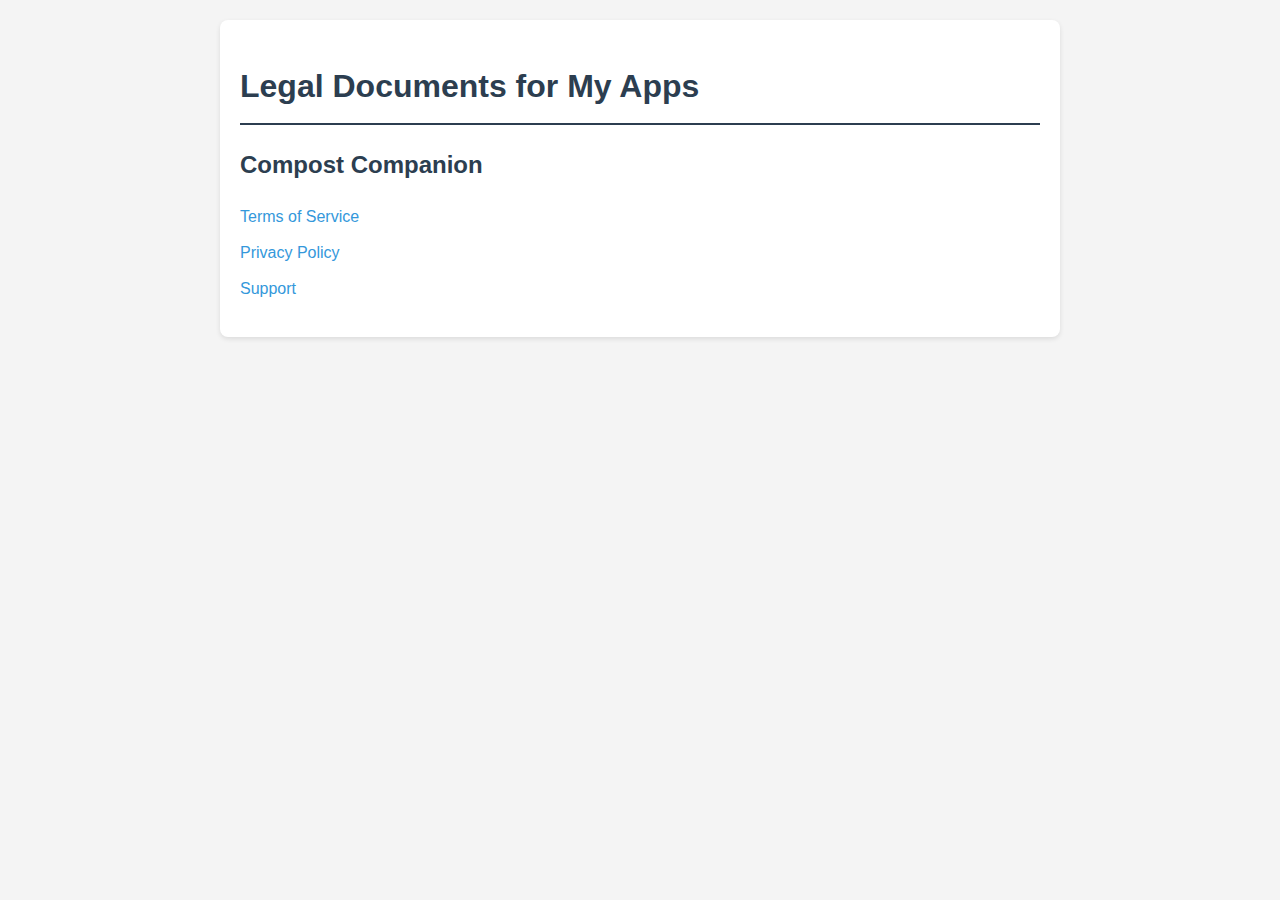
<file: index.html>
<!DOCTYPE html>
<html lang="en">
<head>
    <meta charset="UTF-8"> 
    <meta name="viewport" content="width=device-width, initial-scale=1.0">
    <title>My Apps Legal Docs</title>
    <link rel="stylesheet" href="styles.css">
</head>
<body>
    <div class="container">
        <h1>Legal Documents for My Apps</h1>
        <h2>Compost Companion</h2>
        <ul>
            <li><a href="compost-companion/terms.html">Terms of Service</a></li>
            <li><a href="compost-companion/privacy.html">Privacy Policy</a></li>
            <li><a href="compost-companion/support.html">Support</a></li>
        </ul>
    </div>
</body>
</html>
</file>
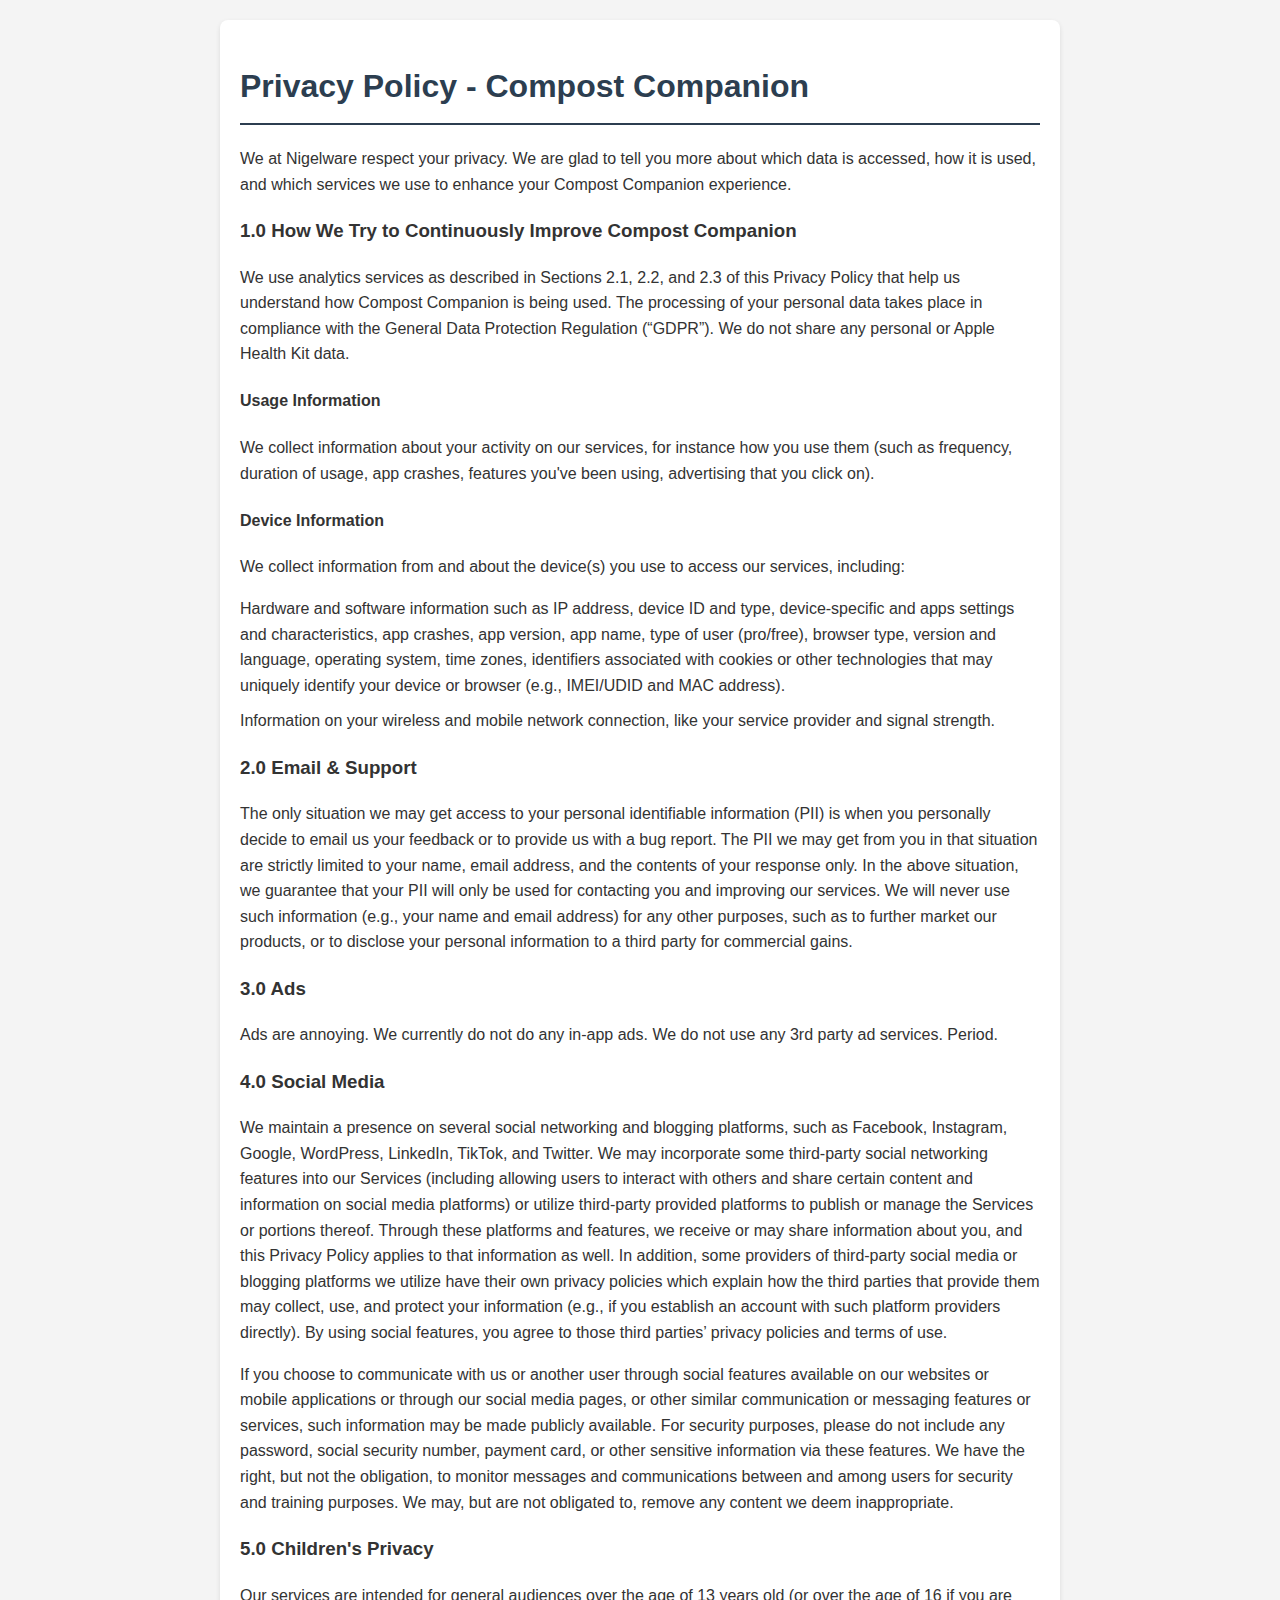
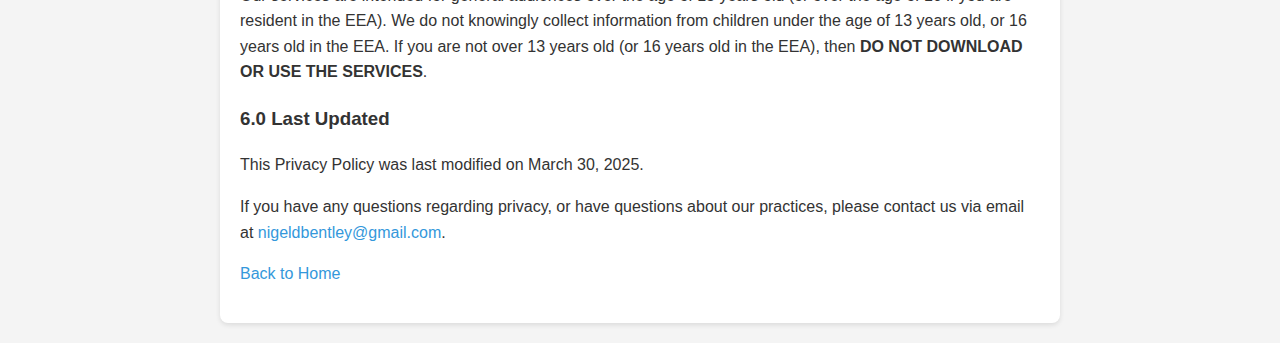
<file: compost-companion/privacy.html>
<!DOCTYPE html>
<html lang="en">
<head>
    <meta charset="UTF-8">
    <meta name="viewport" content="width=device-width, initial-scale=1.0">
    <title>Compost Companion - Privacy Policy</title>
    <link rel="stylesheet" href="../styles.css">
</head>
<body>
    <div class="container">
        <h1>Privacy Policy - Compost Companion</h1>
        <p>We at Nigelware respect your privacy. We are glad to tell you more about which data is accessed, how it is used, and which services we use to enhance your Compost Companion experience.</p>

        <h3>1.0 How We Try to Continuously Improve Compost Companion</h3>
        <p>We use analytics services as described in Sections 2.1, 2.2, and 2.3 of this Privacy Policy that help us understand how Compost Companion is being used. The processing of your personal data takes place in compliance with the General Data Protection Regulation (“GDPR”). We do not share any personal or Apple Health Kit data.</p>

        <h4>Usage Information</h4>
        <p>We collect information about your activity on our services, for instance how you use them (such as frequency, duration of usage, app crashes, features you've been using, advertising that you click on).</p>

        <h4>Device Information</h4>
        <p>We collect information from and about the device(s) you use to access our services, including:</p>
        <ul>
            <li>Hardware and software information such as IP address, device ID and type, device-specific and apps settings and characteristics, app crashes, app version, app name, type of user (pro/free), browser type, version and language, operating system, time zones, identifiers associated with cookies or other technologies that may uniquely identify your device or browser (e.g., IMEI/UDID and MAC address).</li>
            <li>Information on your wireless and mobile network connection, like your service provider and signal strength.</li>
        </ul>

        <h3>2.0 Email & Support</h3>
        <p>The only situation we may get access to your personal identifiable information (PII) is when you personally decide to email us your feedback or to provide us with a bug report. The PII we may get from you in that situation are strictly limited to your name, email address, and the contents of your response only. In the above situation, we guarantee that your PII will only be used for contacting you and improving our services. We will never use such information (e.g., your name and email address) for any other purposes, such as to further market our products, or to disclose your personal information to a third party for commercial gains.</p>

        <h3>3.0 Ads</h3>
        <p>Ads are annoying. We currently do not do any in-app ads. We do not use any 3rd party ad services. Period.</p>

        <h3>4.0 Social Media</h3>
        <p>We maintain a presence on several social networking and blogging platforms, such as Facebook, Instagram, Google, WordPress, LinkedIn, TikTok, and Twitter. We may incorporate some third-party social networking features into our Services (including allowing users to interact with others and share certain content and information on social media platforms) or utilize third-party provided platforms to publish or manage the Services or portions thereof. Through these platforms and features, we receive or may share information about you, and this Privacy Policy applies to that information as well. In addition, some providers of third-party social media or blogging platforms we utilize have their own privacy policies which explain how the third parties that provide them may collect, use, and protect your information (e.g., if you establish an account with such platform providers directly). By using social features, you agree to those third parties’ privacy policies and terms of use.</p>
        <p>If you choose to communicate with us or another user through social features available on our websites or mobile applications or through our social media pages, or other similar communication or messaging features or services, such information may be made publicly available. For security purposes, please do not include any password, social security number, payment card, or other sensitive information via these features. We have the right, but not the obligation, to monitor messages and communications between and among users for security and training purposes. We may, but are not obligated to, remove any content we deem inappropriate.</p>

        <h3>5.0 Children's Privacy</h3>
        <p>Our services are intended for general audiences over the age of 13 years old (or over the age of 16 if you are resident in the EEA). We do not knowingly collect information from children under the age of 13 years old, or 16 years old in the EEA. If you are not over 13 years old (or 16 years old in the EEA), then <strong>DO NOT DOWNLOAD OR USE THE SERVICES</strong>.</p>

        <h3>6.0 Last Updated</h3>
        <p>This Privacy Policy was last modified on March 30, 2025.</p>

        <p>If you have any questions regarding privacy, or have questions about our practices, please contact us via email at <a href="mailto:nigeldbentley@gmail.com">nigeldbentley@gmail.com</a>.</p>

        <p><a href="../index.html">Back to Home</a></p>
    </div>
</body>
</html>
</file>
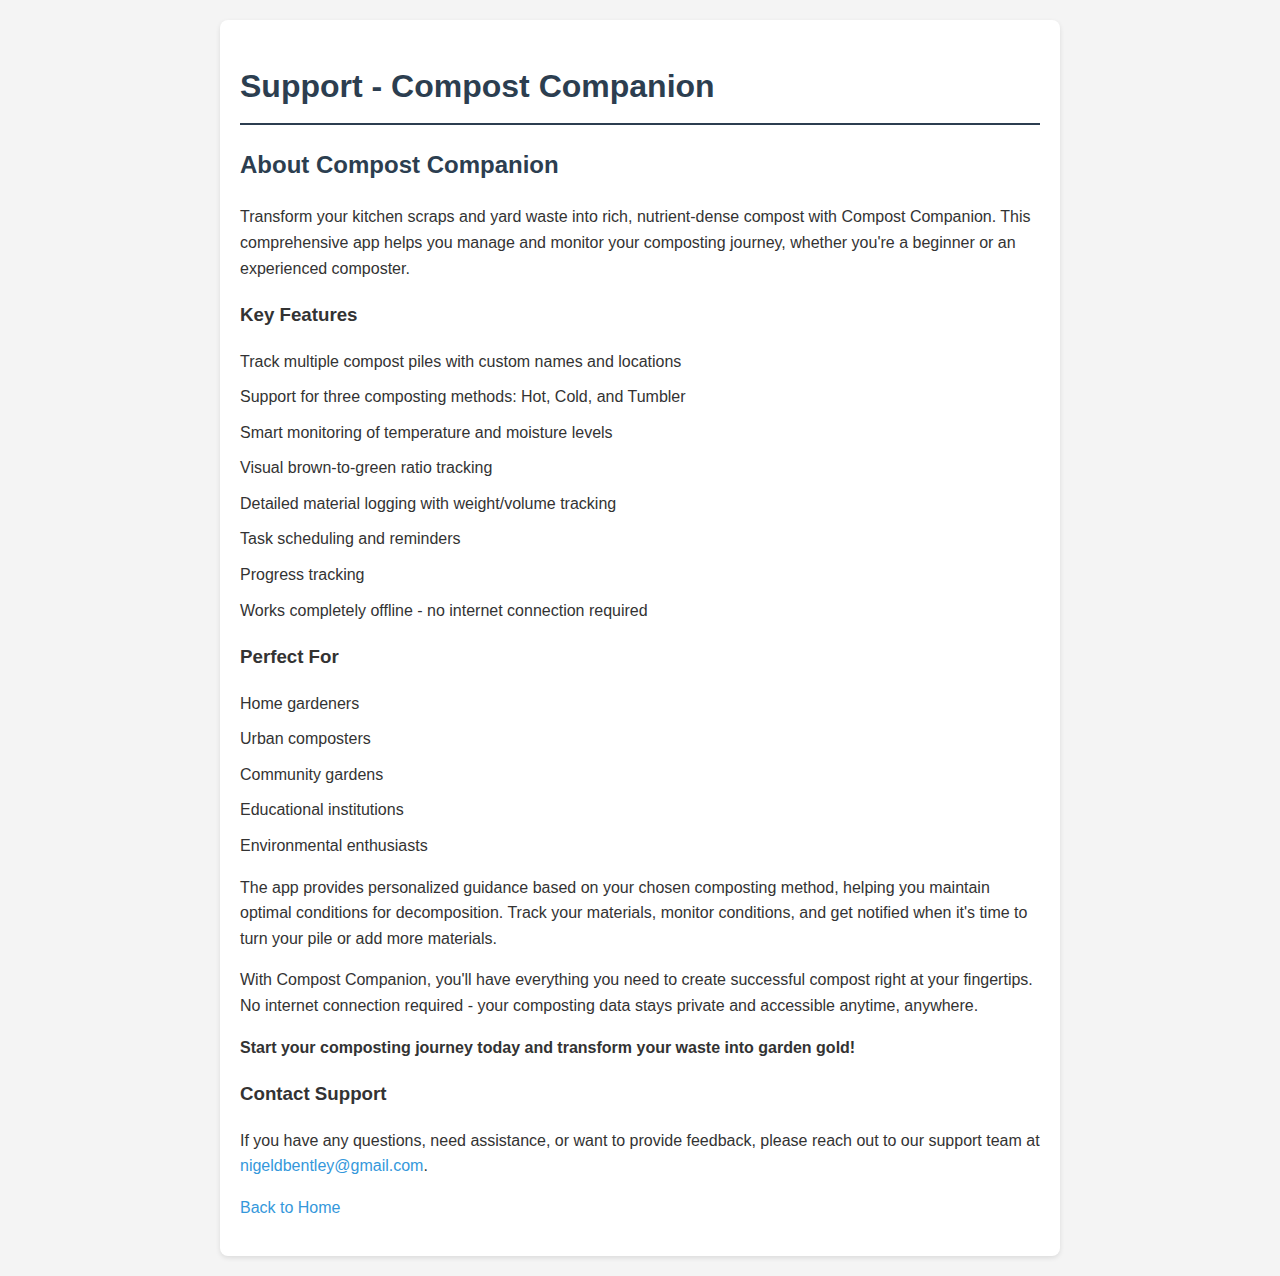
<file: compost-companion/support.html>
<!DOCTYPE html>
<html lang="en">
<head>
    <meta charset="UTF-8">
    <meta name="viewport" content="width=device-width, initial-scale=1.0">
    <title>Compost Companion - Support</title>
    <link rel="stylesheet" href="../styles.css">
</head>
<body>
    <div class="container">
        <h1>Support - Compost Companion</h1>
        <h2>About Compost Companion</h2>
        <p>Transform your kitchen scraps and yard waste into rich, nutrient-dense compost with Compost Companion. This comprehensive app helps you manage and monitor your composting journey, whether you're a beginner or an experienced composter.</p>

        <h3>Key Features</h3>
        <ul>
            <li>Track multiple compost piles with custom names and locations</li>
            <li>Support for three composting methods: Hot, Cold, and Tumbler</li>
            <li>Smart monitoring of temperature and moisture levels</li>
            <li>Visual brown-to-green ratio tracking</li>
            <li>Detailed material logging with weight/volume tracking</li>
            <li>Task scheduling and reminders</li>
            <li>Progress tracking</li>
            <li>Works completely offline - no internet connection required</li>
        </ul>

        <h3>Perfect For</h3>
        <ul>
            <li>Home gardeners</li>
            <li>Urban composters</li>
            <li>Community gardens</li>
            <li>Educational institutions</li>
            <li>Environmental enthusiasts</li>
        </ul>

        <p>The app provides personalized guidance based on your chosen composting method, helping you maintain optimal conditions for decomposition. Track your materials, monitor conditions, and get notified when it's time to turn your pile or add more materials.</p>
        <p>With Compost Companion, you'll have everything you need to create successful compost right at your fingertips. No internet connection required - your composting data stays private and accessible anytime, anywhere.</p>
        <p><strong>Start your composting journey today and transform your waste into garden gold!</strong></p>

        <h3>Contact Support</h3>
        <p>If you have any questions, need assistance, or want to provide feedback, please reach out to our support team at <a href="mailto:nigeldbentley@gmail.com">nigeldbentley@gmail.com</a>.</p>

        <p><a href="../index.html">Back to Home</a></p>
    </div>
</body>
</html>
</file>
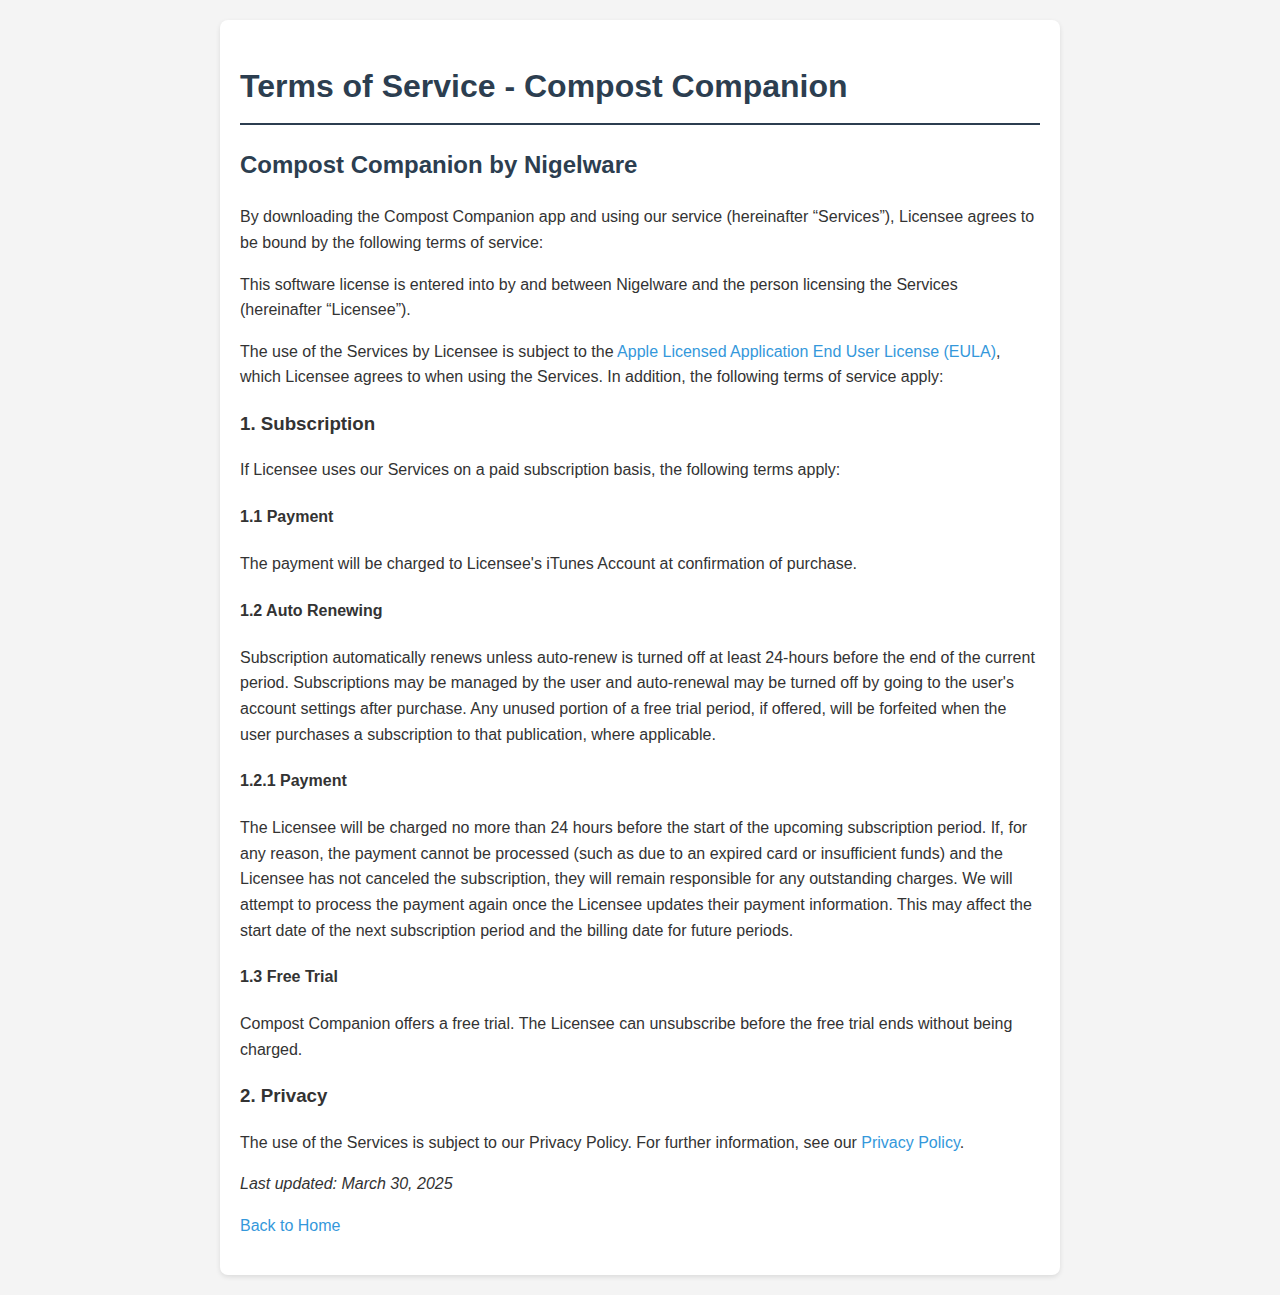
<file: compost-companion/terms.html>
<!DOCTYPE html>
<html lang="en">
<head>
    <meta charset="UTF-8">
    <meta name="viewport" content="width=device-width, initial-scale=1.0">
    <title>Compost Companion - Terms of Service</title>
    <link rel="stylesheet" href="../styles.css">
</head>
<body>
    <div class="container">
        <h1>Terms of Service - Compost Companion</h1>
        <h2>Compost Companion by Nigelware</h2>
        <p>By downloading the Compost Companion app and using our service (hereinafter “Services”), Licensee agrees to be bound by the following terms of service:</p>
        <p>This software license is entered into by and between Nigelware and the person licensing the Services (hereinafter “Licensee”).</p>
        <p>The use of the Services by Licensee is subject to the <a href="https://www.apple.com/legal/internet-services/itunes/dev/stdeula/" target="_blank">Apple Licensed Application End User License (EULA)</a>, which Licensee agrees to when using the Services. In addition, the following terms of service apply:</p>

        <h3>1. Subscription</h3>
        <p>If Licensee uses our Services on a paid subscription basis, the following terms apply:</p>

        <h4>1.1 Payment</h4>
        <p>The payment will be charged to Licensee's iTunes Account at confirmation of purchase.</p>

        <h4>1.2 Auto Renewing</h4>
        <p>Subscription automatically renews unless auto-renew is turned off at least 24-hours before the end of the current period. Subscriptions may be managed by the user and auto-renewal may be turned off by going to the user's account settings after purchase. Any unused portion of a free trial period, if offered, will be forfeited when the user purchases a subscription to that publication, where applicable.</p>

        <h4>1.2.1 Payment</h4>
        <p>The Licensee will be charged no more than 24 hours before the start of the upcoming subscription period. If, for any reason, the payment cannot be processed (such as due to an expired card or insufficient funds) and the Licensee has not canceled the subscription, they will remain responsible for any outstanding charges. We will attempt to process the payment again once the Licensee updates their payment information. This may affect the start date of the next subscription period and the billing date for future periods.</p>

        <h4>1.3 Free Trial</h4>
        <p>Compost Companion offers a free trial. The Licensee can unsubscribe before the free trial ends without being charged.</p>

        <h3>2. Privacy</h3>
        <p>The use of the Services is subject to our Privacy Policy. For further information, see our <a href="../compost-companion/privacy.html">Privacy Policy</a>.</p>

        <p><em>Last updated: March 30, 2025</em></p>
        <p><a href="../index.html">Back to Home</a></p>
    </div>
</body>
</html>
</file>
<file: styles.css>
body {
    font-family: Arial, sans-serif;
    line-height: 1.6;
    margin: 0;
    padding: 20px;
    background-color: #f4f4f4;
    color: #333;
}
h1 {
    color: #2c3e50;
    border-bottom: 2px solid #2c3e50;
    padding-bottom: 10px;
}
h2 {
    color: #2c3e50;
}
a {
    color: #3498db;
    text-decoration: none;
}
a:hover {
    text-decoration: underline;
}
.container {
    max-width: 800px;
    margin: 0 auto;
    background: #fff;
    padding: 20px;
    border-radius: 8px;
    box-shadow: 0 2px 5px rgba(0, 0, 0, 0.1);
}
ul {
    list-style-type: none;
    padding: 0;
}
ul li {
    margin: 10px 0;
}
</file>
